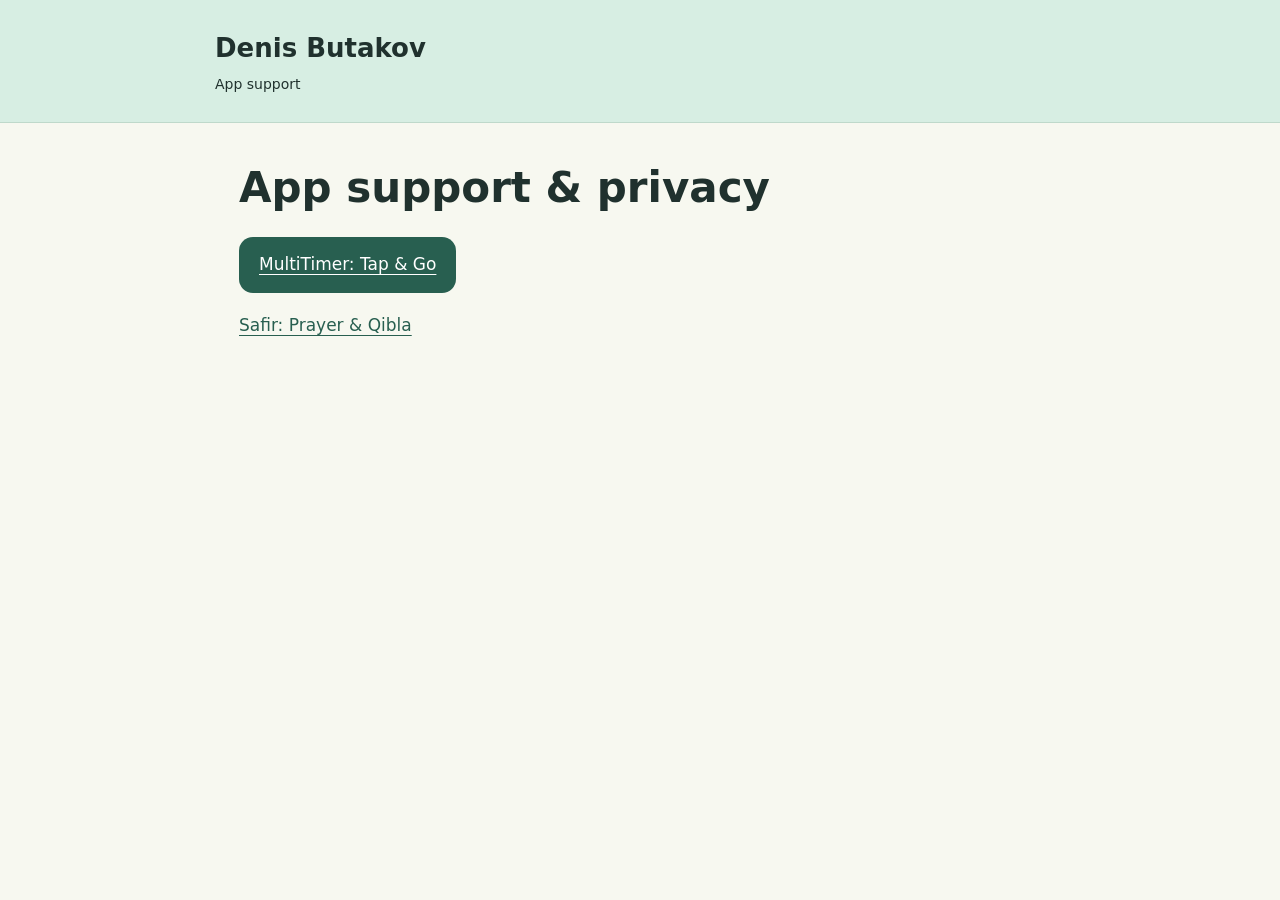
<file: index.html>
<!doctype html><html lang="en"><head><meta charset="utf-8"><meta name="viewport" content="width=device-width, initial-scale=1"><title>Denis Butakov · App support</title><link rel="stylesheet" href="style.css"></head><body><header><span class="brand">Denis Butakov<span class="tagline">App support</span></span></header><main><h1>App support &amp; privacy</h1><p><a class="button" href="multitimer/">MultiTimer: Tap &amp; Go</a></p><p><a href="https://clvn77.github.io/safir-support/">Safir: Prayer &amp; Qibla</a></p></main></body></html>
</file>
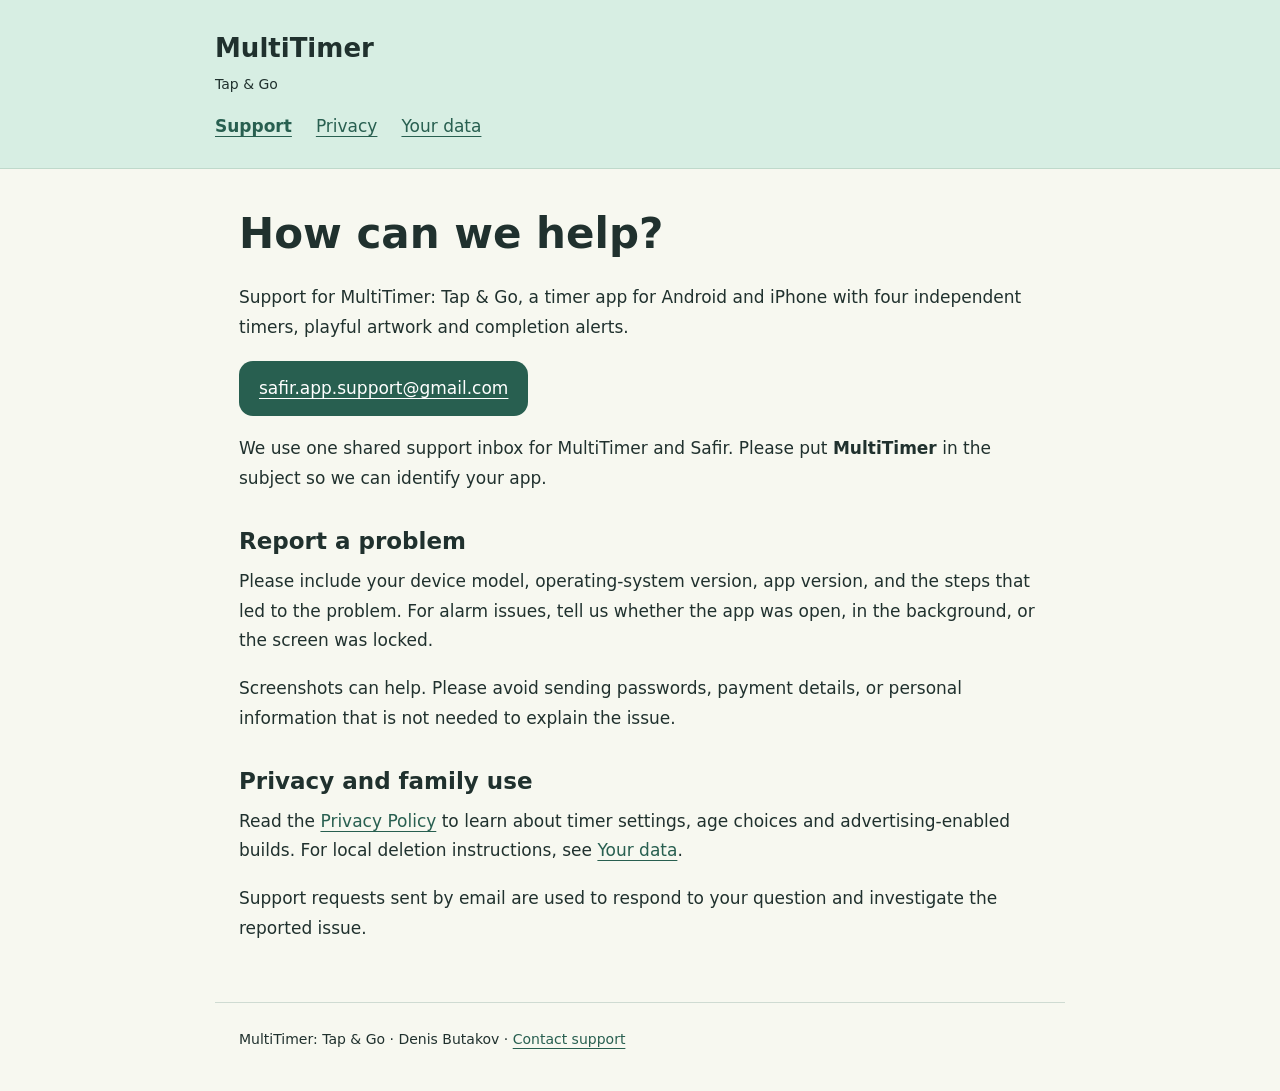
<file: multitimer/index.html>
<!doctype html>
<html lang="en"><head><meta charset="utf-8"><meta name="viewport" content="width=device-width, initial-scale=1"><meta name="description" content="Official support and privacy information for MultiTimer: Tap &amp; Go by Denis Butakov."><title>Support | MultiTimer: Tap &amp; Go</title><link rel="stylesheet" href="../style.css"></head><body><a class="skip" href="#main">Skip to content</a><header><a class="brand" href="index.html">MultiTimer<span class="tagline">Tap &amp; Go</span></a><nav aria-label="Main navigation"><a href="index.html" aria-current="page">Support</a><a href="privacy.html">Privacy</a><a href="delete-data.html">Your data</a></nav></header><main id="main"><h1>How can we help?</h1><p>Support for MultiTimer: Tap &amp; Go, a timer app for Android and iPhone with four independent timers, playful artwork and completion alerts.</p><p><a class="button" href="mailto:safir.app.support@gmail.com?subject=MultiTimer%20support">safir.app.support@gmail.com</a></p><p>We use one shared support inbox for MultiTimer and Safir. Please put <strong>MultiTimer</strong> in the subject so we can identify your app.</p><h2>Report a problem</h2><p>Please include your device model, operating-system version, app version, and the steps that led to the problem. For alarm issues, tell us whether the app was open, in the background, or the screen was locked.</p><p>Screenshots can help. Please avoid sending passwords, payment details, or personal information that is not needed to explain the issue.</p><h2>Privacy and family use</h2><p>Read the <a href="privacy.html">Privacy Policy</a> to learn about timer settings, age choices and advertising-enabled builds. For local deletion instructions, see <a href="delete-data.html">Your data</a>.</p><p>Support requests sent by email are used to respond to your question and investigate the reported issue.</p></main><footer>MultiTimer: Tap &amp; Go · Denis Butakov · <a href="mailto:safir.app.support@gmail.com">Contact support</a></footer></body></html>
</file>
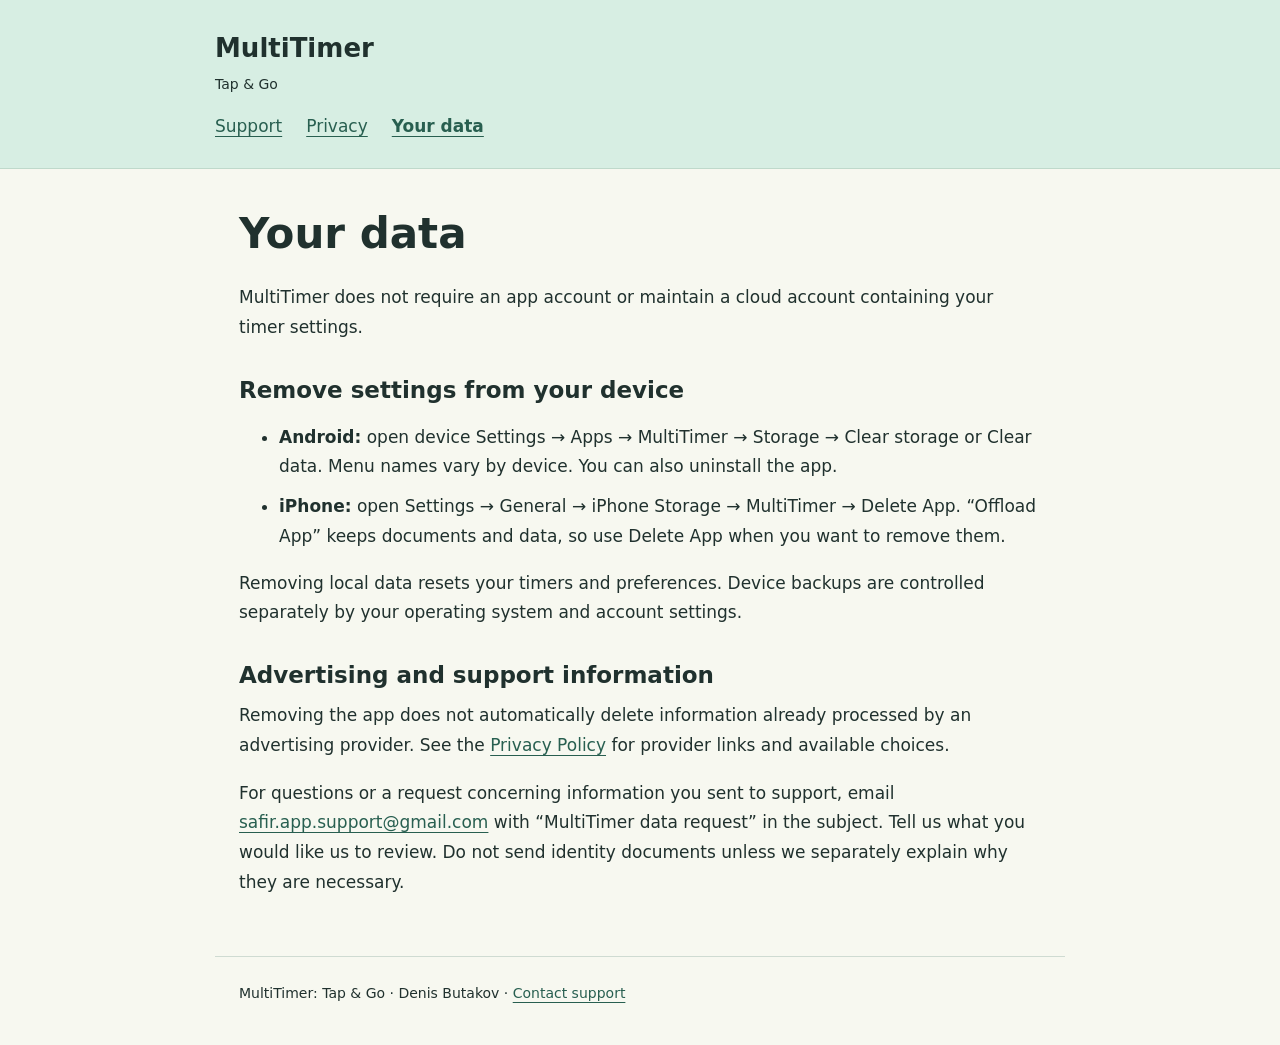
<file: multitimer/delete-data.html>
<!doctype html>
<html lang="en"><head><meta charset="utf-8"><meta name="viewport" content="width=device-width, initial-scale=1"><meta name="description" content="Official support and privacy information for MultiTimer: Tap &amp; Go by Denis Butakov."><title>Your data | MultiTimer: Tap &amp; Go</title><link rel="stylesheet" href="../style.css"></head><body><a class="skip" href="#main">Skip to content</a><header><a class="brand" href="index.html">MultiTimer<span class="tagline">Tap &amp; Go</span></a><nav aria-label="Main navigation"><a href="index.html">Support</a><a href="privacy.html">Privacy</a><a href="delete-data.html" aria-current="page">Your data</a></nav></header><main id="main"><h1>Your data</h1><p>MultiTimer does not require an app account or maintain a cloud account containing your timer settings.</p><h2>Remove settings from your device</h2><ul><li><strong>Android:</strong> open device Settings → Apps → MultiTimer → Storage → Clear storage or Clear data. Menu names vary by device. You can also uninstall the app.</li><li><strong>iPhone:</strong> open Settings → General → iPhone Storage → MultiTimer → Delete App. “Offload App” keeps documents and data, so use Delete App when you want to remove them.</li></ul><p>Removing local data resets your timers and preferences. Device backups are controlled separately by your operating system and account settings.</p><h2>Advertising and support information</h2><p>Removing the app does not automatically delete information already processed by an advertising provider. See the <a href="privacy.html">Privacy Policy</a> for provider links and available choices.</p><p>For questions or a request concerning information you sent to support, email <a href="mailto:safir.app.support@gmail.com?subject=MultiTimer%20data%20request">safir.app.support@gmail.com</a> with “MultiTimer data request” in the subject. Tell us what you would like us to review. Do not send identity documents unless we separately explain why they are necessary.</p></main><footer>MultiTimer: Tap &amp; Go · Denis Butakov · <a href="mailto:safir.app.support@gmail.com">Contact support</a></footer></body></html>
</file>
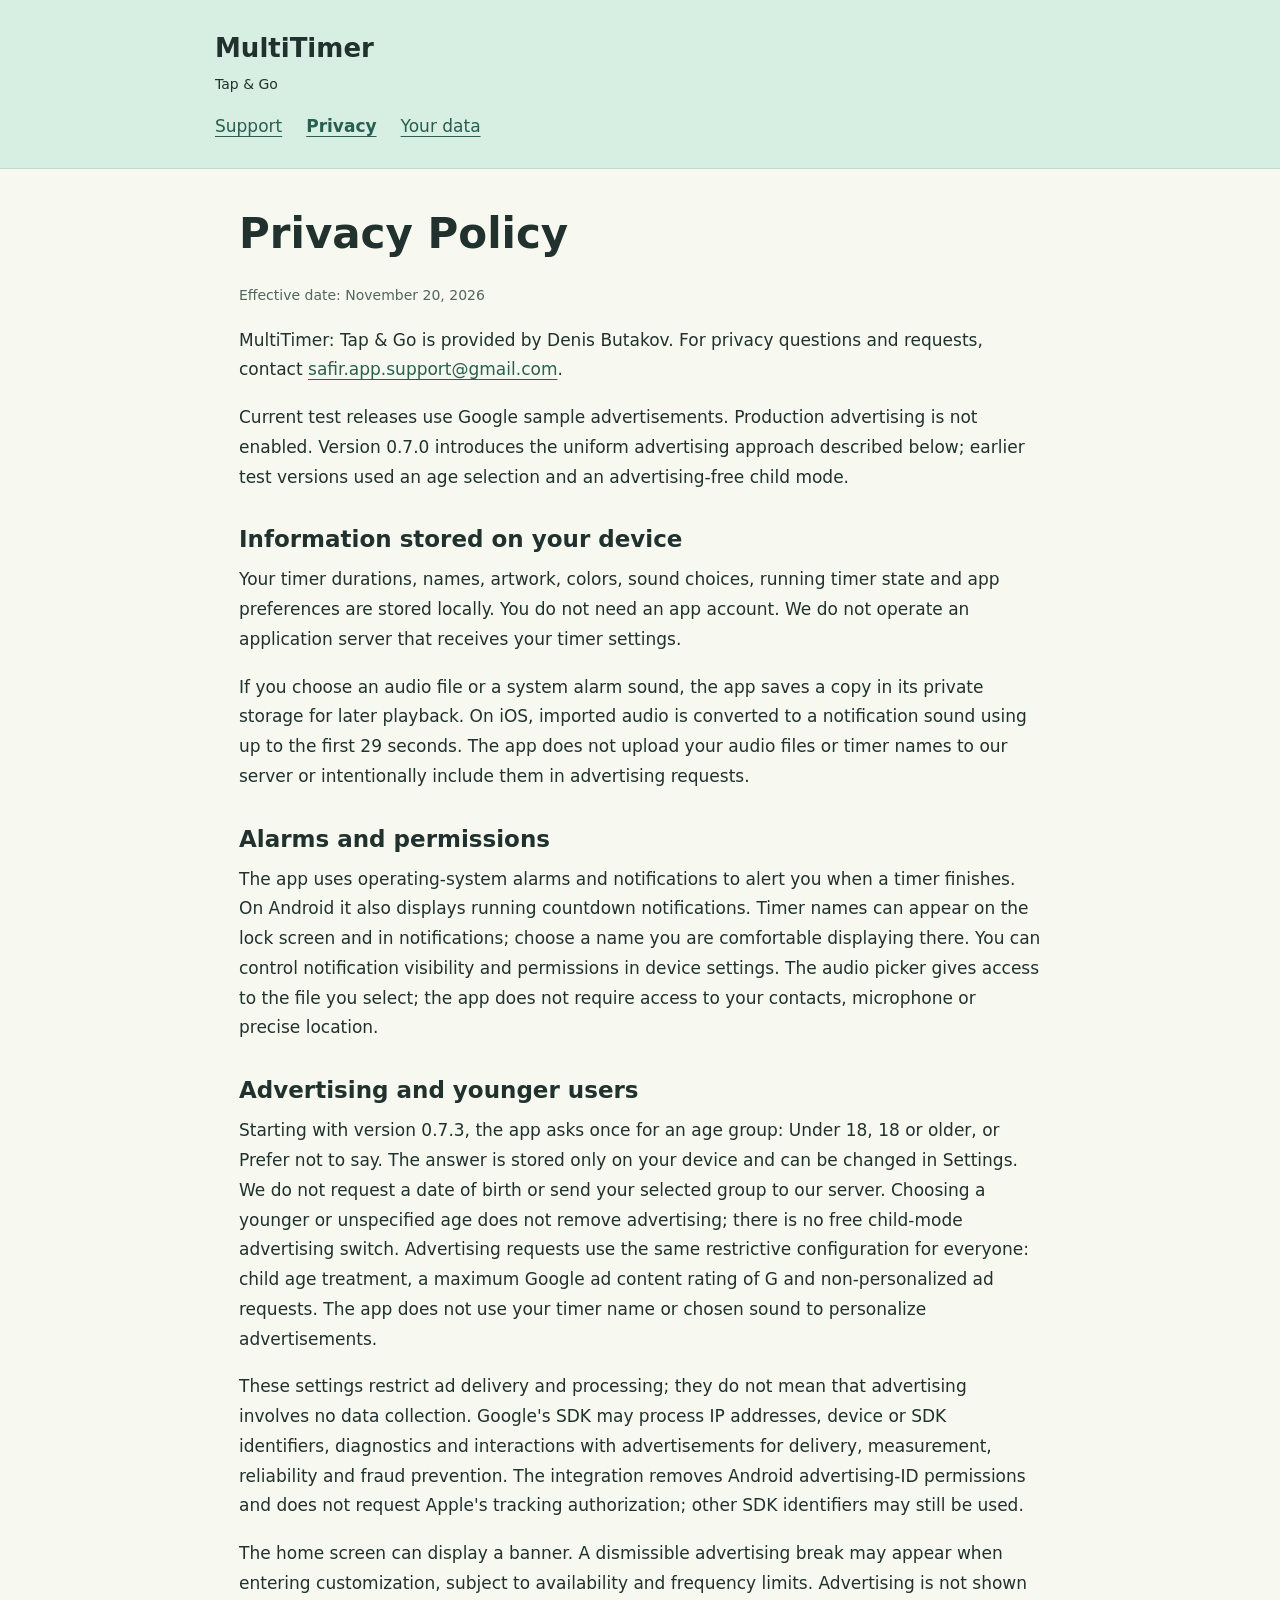
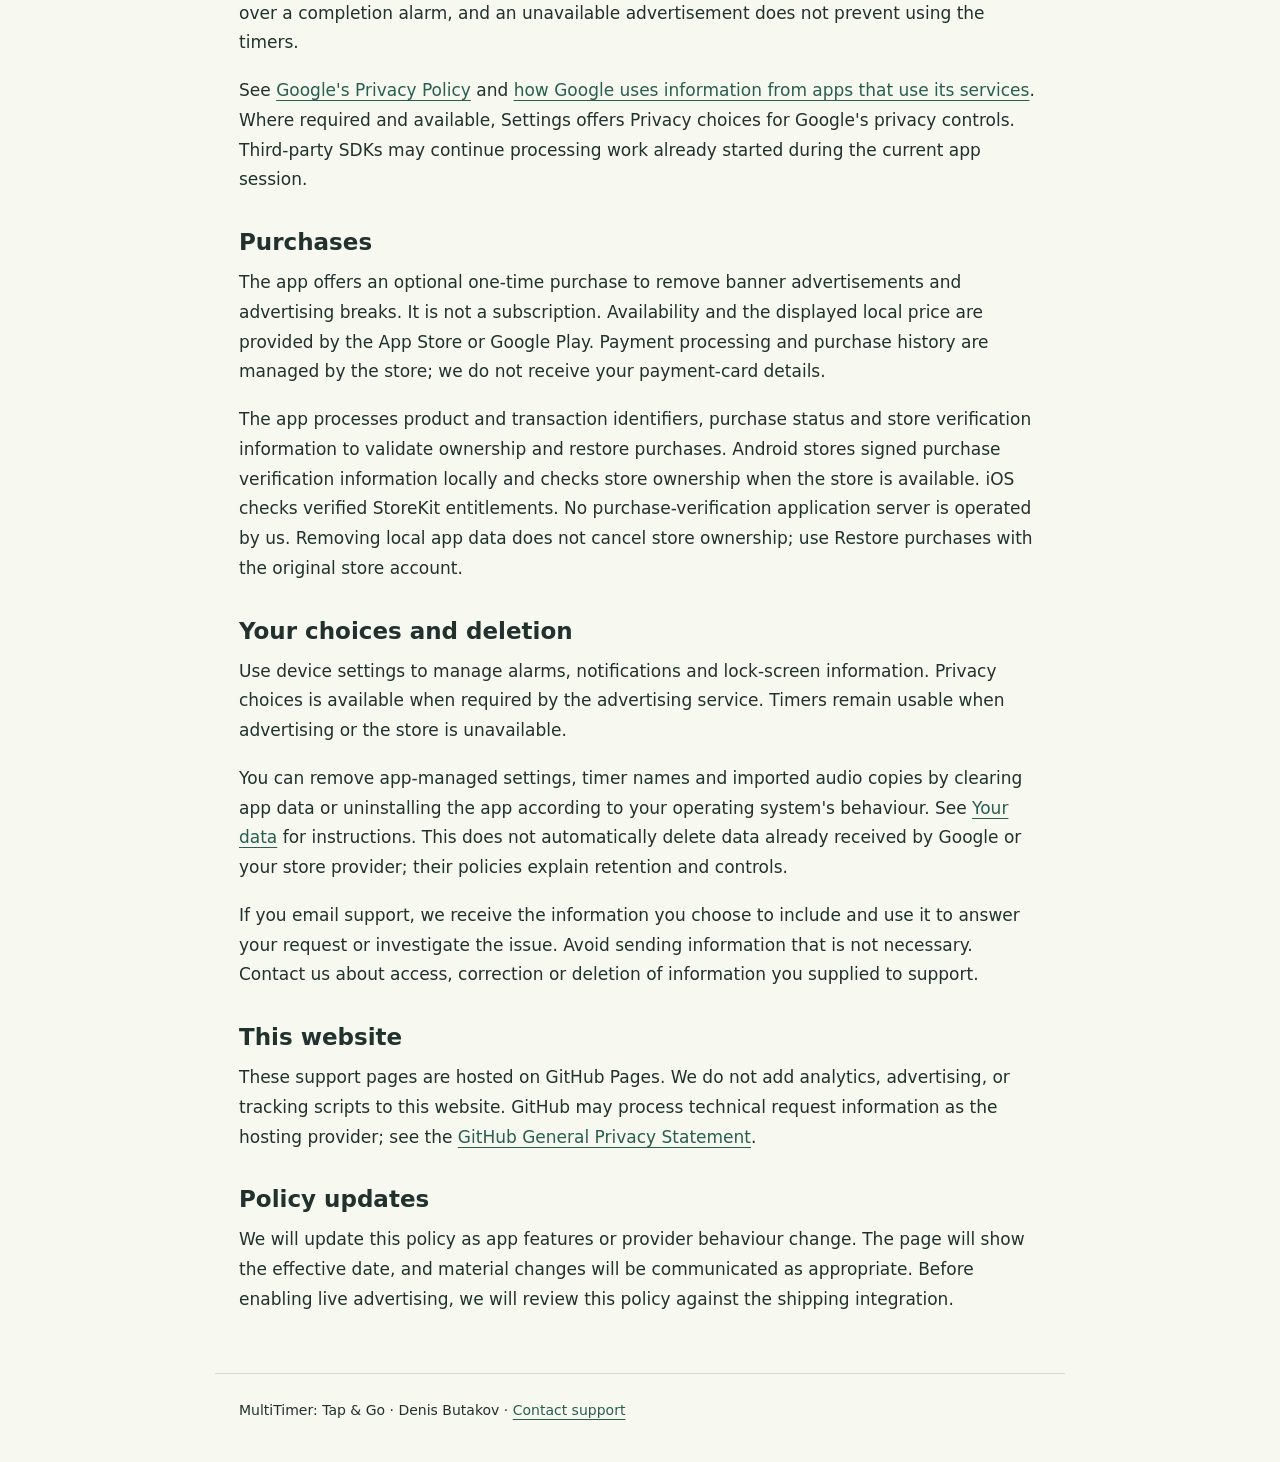
<file: multitimer/privacy.html>
<!doctype html>
<html lang="en"><head><meta charset="utf-8"><meta name="viewport" content="width=device-width, initial-scale=1"><meta name="description" content="Official support and privacy information for MultiTimer: Tap &amp; Go by Denis Butakov."><title>Privacy Policy | MultiTimer: Tap &amp; Go</title><link rel="stylesheet" href="../style.css"></head><body><a class="skip" href="#main">Skip to content</a><header><a class="brand" href="index.html">MultiTimer<span class="tagline">Tap &amp; Go</span></a><nav aria-label="Main navigation"><a href="index.html">Support</a><a href="privacy.html" aria-current="page">Privacy</a><a href="delete-data.html">Your data</a></nav></header><main id="main"><h1>Privacy Policy</h1><p class="date">Effective date: November 20, 2026</p><p>MultiTimer: Tap &amp; Go is provided by Denis Butakov. For privacy questions and requests, contact <a href="mailto:safir.app.support@gmail.com?subject=MultiTimer%20privacy">safir.app.support@gmail.com</a>.</p>
<p class="notice">Current test releases use Google sample advertisements. Production advertising is not enabled. Version 0.7.0 introduces the uniform advertising approach described below; earlier test versions used an age selection and an advertising-free child mode.</p>
<h2>Information stored on your device</h2>
<p>Your timer durations, names, artwork, colors, sound choices, running timer state and app preferences are stored locally. You do not need an app account. We do not operate an application server that receives your timer settings.</p>
<p>If you choose an audio file or a system alarm sound, the app saves a copy in its private storage for later playback. On iOS, imported audio is converted to a notification sound using up to the first 29 seconds. The app does not upload your audio files or timer names to our server or intentionally include them in advertising requests.</p>
<h2>Alarms and permissions</h2>
<p>The app uses operating-system alarms and notifications to alert you when a timer finishes. On Android it also displays running countdown notifications. Timer names can appear on the lock screen and in notifications; choose a name you are comfortable displaying there. You can control notification visibility and permissions in device settings. The audio picker gives access to the file you select; the app does not require access to your contacts, microphone or precise location.</p>
<h2>Advertising and younger users</h2>
<p>Starting with version 0.7.3, the app asks once for an age group: Under 18, 18 or older, or Prefer not to say. The answer is stored only on your device and can be changed in Settings. We do not request a date of birth or send your selected group to our server. Choosing a younger or unspecified age does not remove advertising; there is no free child-mode advertising switch. Advertising requests use the same restrictive configuration for everyone: child age treatment, a maximum Google ad content rating of G and non-personalized ad requests. The app does not use your timer name or chosen sound to personalize advertisements.</p>
<p>These settings restrict ad delivery and processing; they do not mean that advertising involves no data collection. Google's SDK may process IP addresses, device or SDK identifiers, diagnostics and interactions with advertisements for delivery, measurement, reliability and fraud prevention. The integration removes Android advertising-ID permissions and does not request Apple's tracking authorization; other SDK identifiers may still be used.</p>
<p>The home screen can display a banner. A dismissible advertising break may appear when entering customization, subject to availability and frequency limits. Advertising is not shown over a completion alarm, and an unavailable advertisement does not prevent using the timers.</p>
<p>See <a href="https://policies.google.com/privacy">Google's Privacy Policy</a> and <a href="https://policies.google.com/technologies/partner-sites">how Google uses information from apps that use its services</a>. Where required and available, Settings offers Privacy choices for Google's privacy controls. Third-party SDKs may continue processing work already started during the current app session.</p>
<h2>Purchases</h2>
<p>The app offers an optional one-time purchase to remove banner advertisements and advertising breaks. It is not a subscription. Availability and the displayed local price are provided by the App Store or Google Play. Payment processing and purchase history are managed by the store; we do not receive your payment-card details.</p>
<p>The app processes product and transaction identifiers, purchase status and store verification information to validate ownership and restore purchases. Android stores signed purchase verification information locally and checks store ownership when the store is available. iOS checks verified StoreKit entitlements. No purchase-verification application server is operated by us. Removing local app data does not cancel store ownership; use Restore purchases with the original store account.</p>
<h2>Your choices and deletion</h2>
<p>Use device settings to manage alarms, notifications and lock-screen information. Privacy choices is available when required by the advertising service. Timers remain usable when advertising or the store is unavailable.</p>
<p>You can remove app-managed settings, timer names and imported audio copies by clearing app data or uninstalling the app according to your operating system's behaviour. See <a href="delete-data.html">Your data</a> for instructions. This does not automatically delete data already received by Google or your store provider; their policies explain retention and controls.</p>
<p>If you email support, we receive the information you choose to include and use it to answer your request or investigate the issue. Avoid sending information that is not necessary. Contact us about access, correction or deletion of information you supplied to support.</p>
<h2>This website</h2><p>These support pages are hosted on GitHub Pages. We do not add analytics, advertising, or tracking scripts to this website. GitHub may process technical request information as the hosting provider; see the <a href="https://docs.github.com/en/site-policy/privacy-policies/github-general-privacy-statement">GitHub General Privacy Statement</a>.</p><h2>Policy updates</h2><p>We will update this policy as app features or provider behaviour change. The page will show the effective date, and material changes will be communicated as appropriate. Before enabling live advertising, we will review this policy against the shipping integration.</p></main><footer>MultiTimer: Tap &amp; Go · Denis Butakov · <a href="mailto:safir.app.support@gmail.com">Contact support</a></footer></body></html>
</file>
<file: style.css>
*{box-sizing:border-box}body{margin:0;background:#f7f8f0;color:#20312e;font:17px/1.75 system-ui,-apple-system,BlinkMacSystemFont,"Segoe UI",sans-serif}header{background:#d7eee3;border-bottom:1px solid #bfd9cb;padding:26px max(24px,calc((100vw - 850px)/2))}.brand{font-size:26px;font-weight:800;text-decoration:none;color:#20312e}.tagline{display:block;font-size:14px;font-weight:500}nav{display:flex;flex-wrap:wrap;gap:24px;margin-top:16px}a{color:#285f50;text-underline-offset:4px;overflow-wrap:anywhere}a:hover{text-decoration-thickness:2px}a:focus-visible{outline:3px solid #b35739;outline-offset:5px}main,footer{max-width:850px;margin:auto;padding:40px 24px}h1{font-size:clamp(30px,5vw,42px);line-height:1.2;margin:0 0 24px}h2{font-size:23px;line-height:1.35;margin:32px 0 10px}p{margin:0 0 18px}li{margin:10px 0}.button{display:inline-block;background:#285f50;color:white;padding:13px 20px;border-radius:14px}.note{padding:18px 20px;border-radius:16px;background:#ffefda}.date{font-size:14px;color:#52665e}footer{font-size:14px;border-top:1px solid #cfdbd2;padding-top:24px}nav a[aria-current=page]{font-weight:750}.skip{position:absolute;left:-9999px}.skip:focus{left:20px;top:10px;background:white;padding:10px}@media(max-width:480px){main{padding-top:30px}nav{gap:16px}body{font-size:16px}}
</file>
